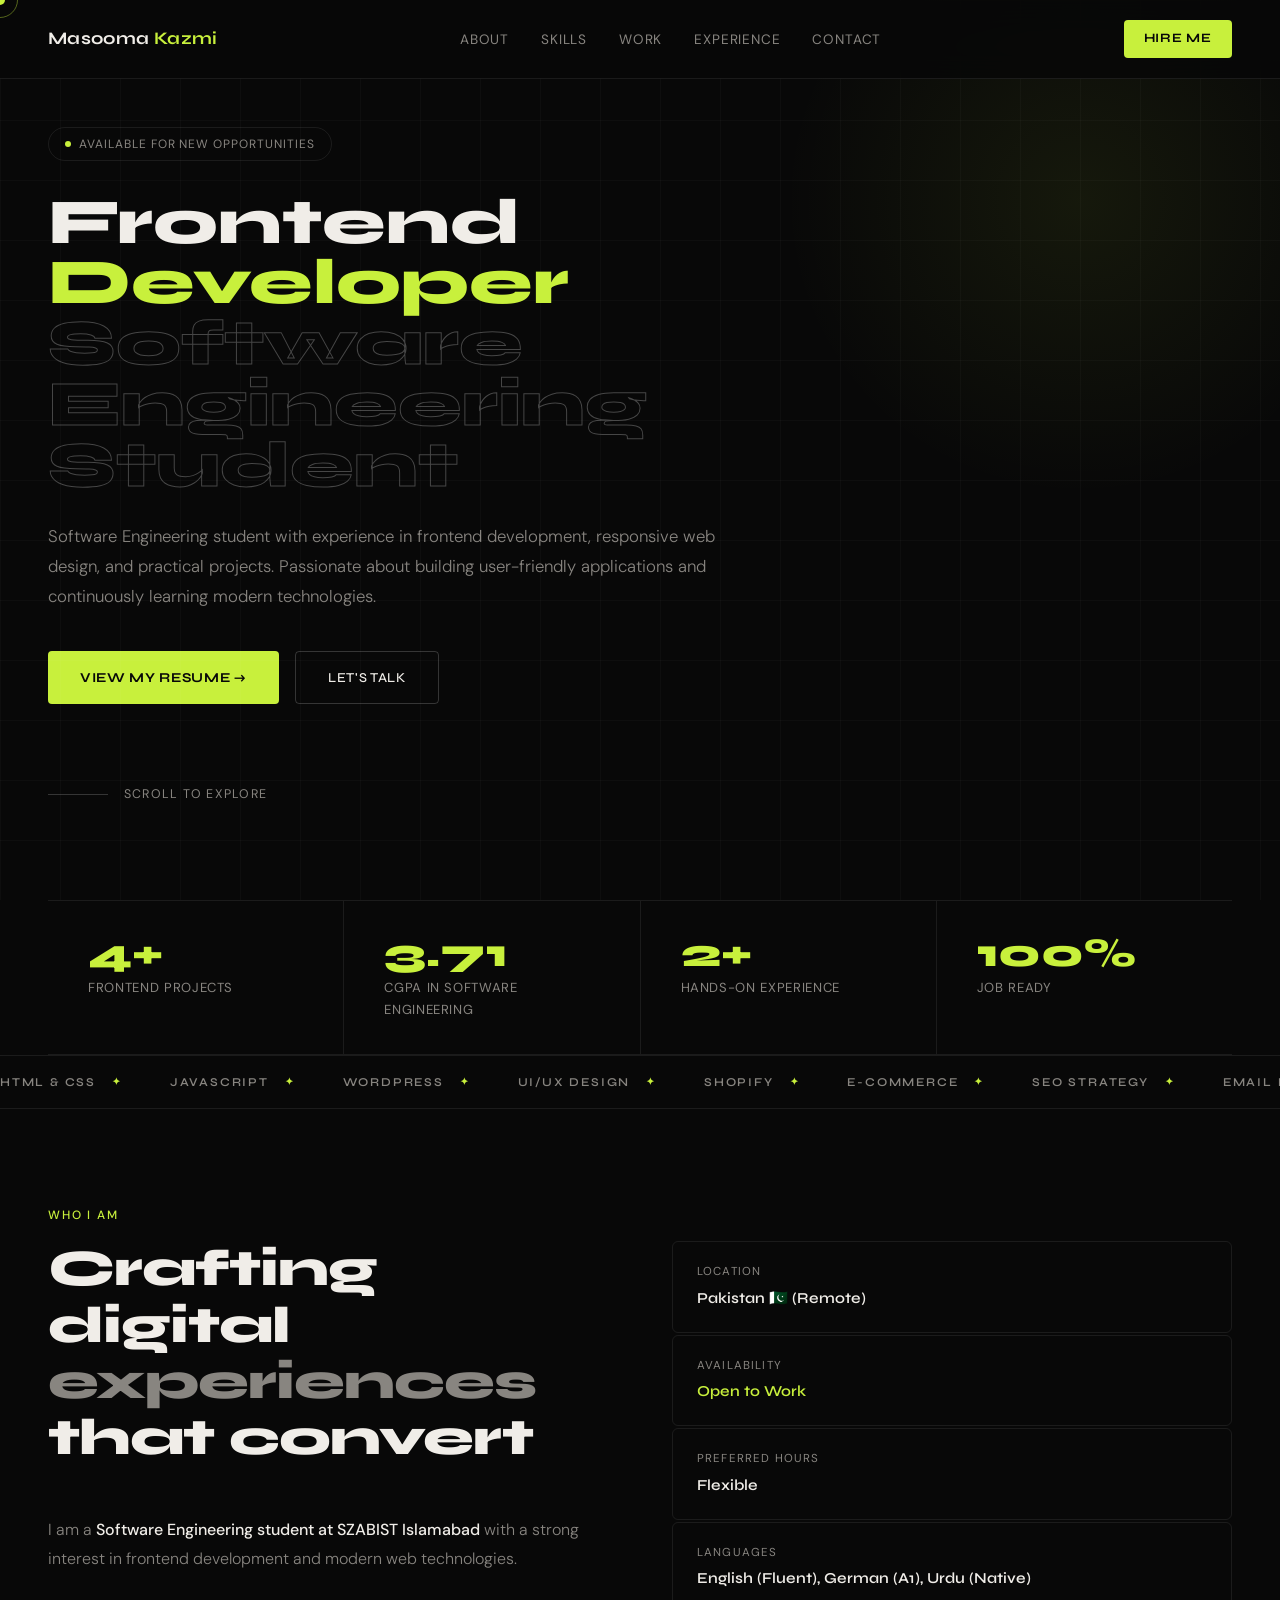
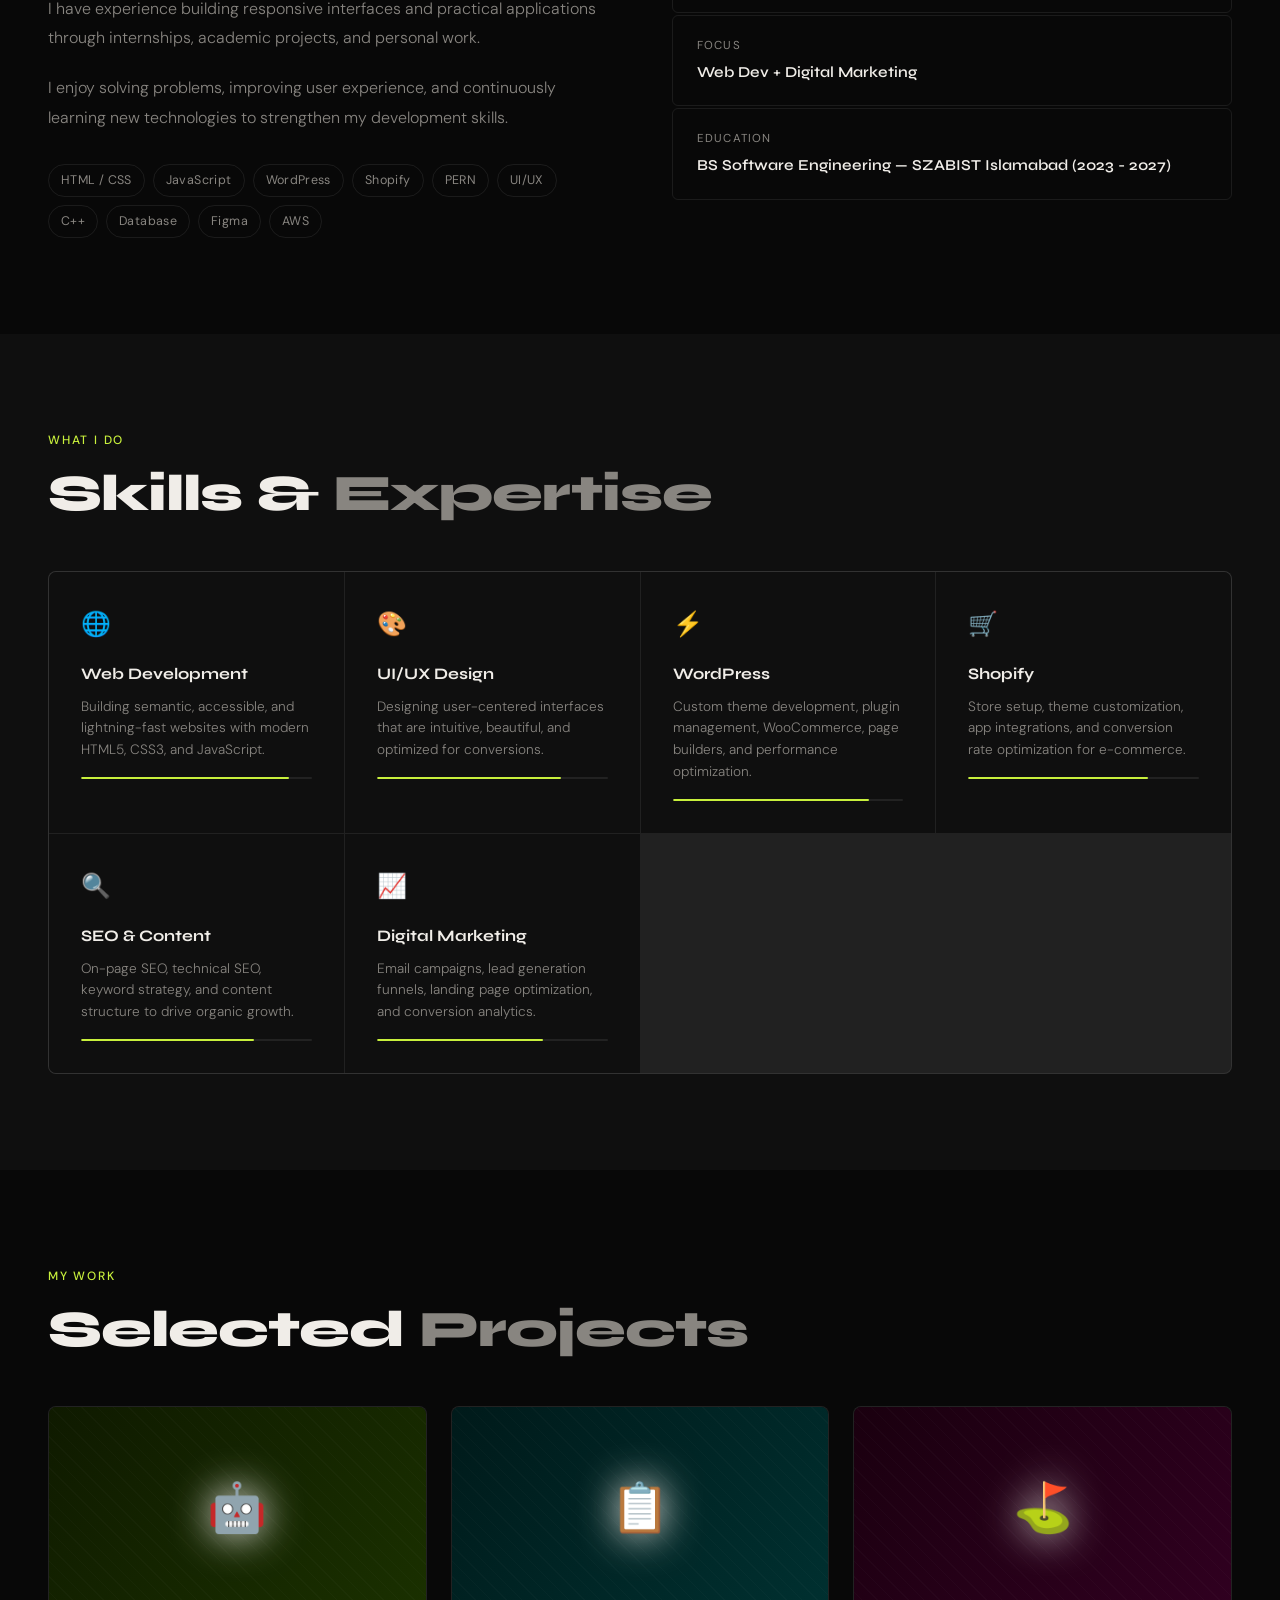
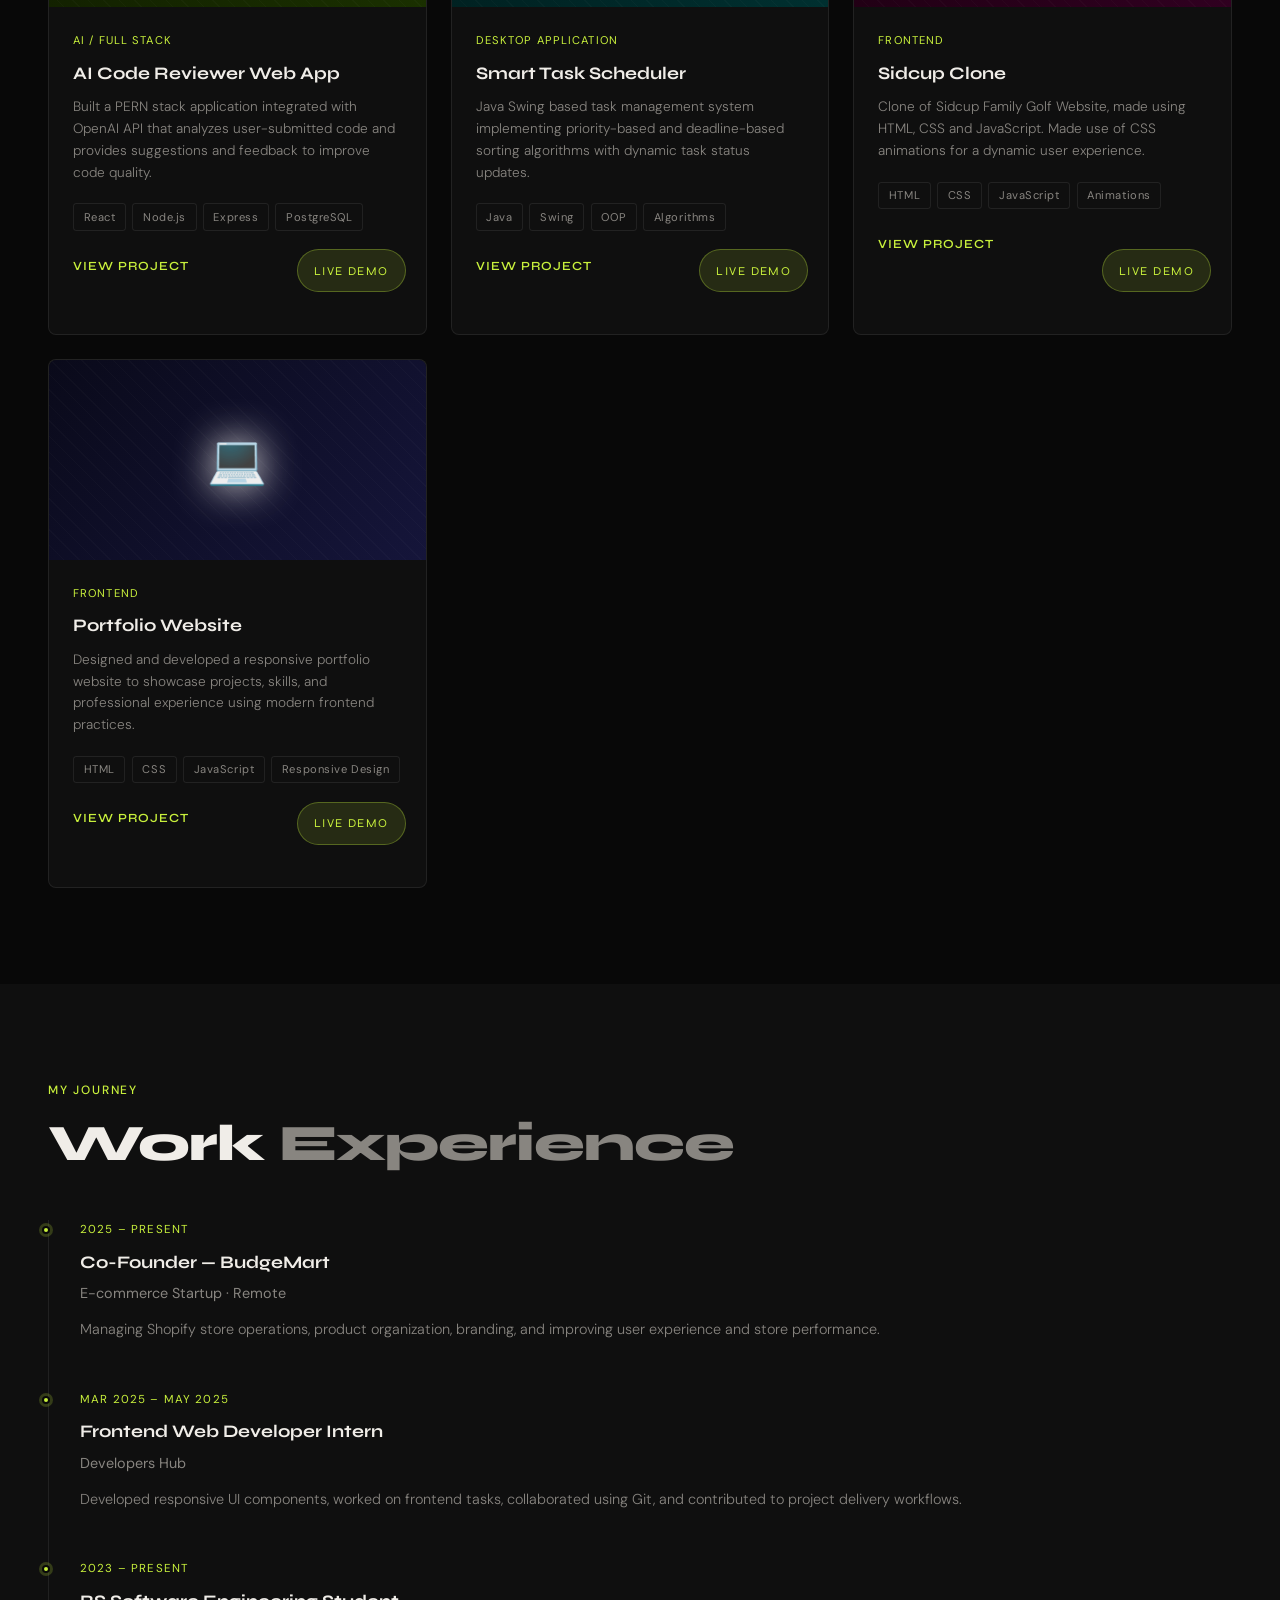
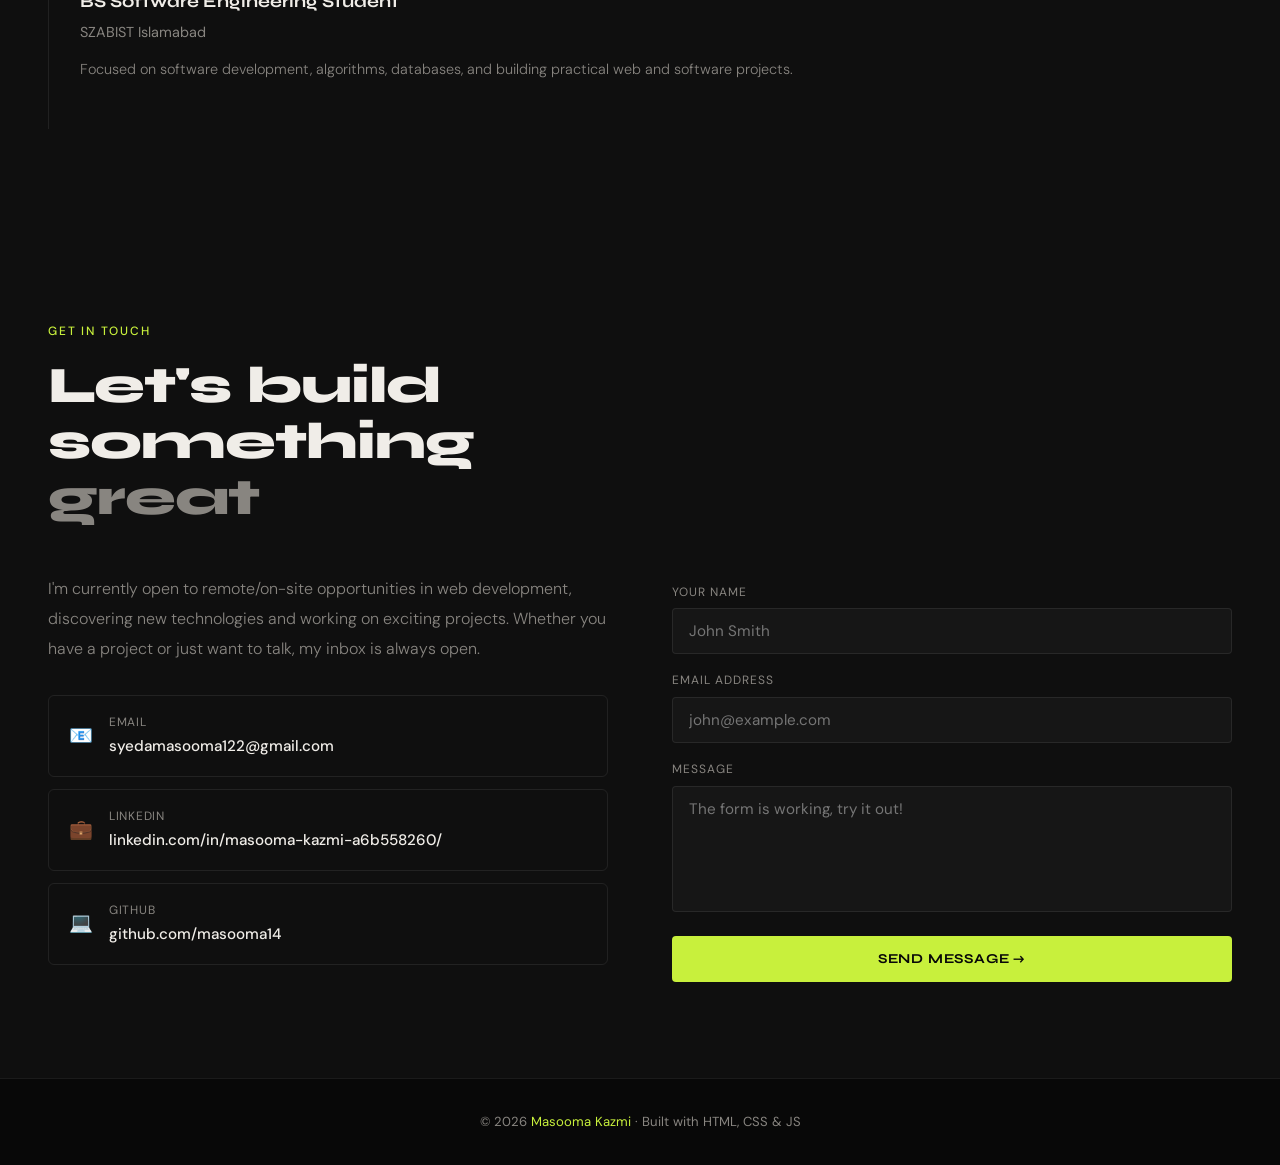
<file: index.html>
<!DOCTYPE html>

<html lang="en">
<head>
<meta charset="utf-8"/>
<meta content="width=device-width, initial-scale=1.0" name="viewport"/>
<title>Portfolio — Masooma Kazmi</title>
<link href="https://fonts.googleapis.com/css2?family=Syne:wght@400;500;600;700;800&amp;family=DM+Sans:ital,wght@0,300;0,400;0,500;1,300&amp;display=swap" rel="stylesheet"/>
<link rel="stylesheet" href="style.css"/>
</head>
<body>
<!-- Custom cursor -->
<div class="cursor" id="cursor"></div>
<div class="cursor-ring" id="cursorRing"></div>
<!-- Nav -->
<nav>
<a class="nav-logo" href="#">Masooma<span> Kazmi</span></a>
<ul class="nav-links">
<li><a href="#about">About</a></li>
<li><a href="#skills">Skills</a></li>
<li><a href="#projects">Work</a></li>
<li><a href="#experience">Experience</a></li>
<li><a href="#contact">Contact</a></li>
</ul>
<a class="nav-cta" href="https://mail.google.com/mail/?view=cm&fs=1&to=syedamasooma122@gmail.com" target="_blank">
Hire Me</a>
<button aria-label="Open menu" class="hamburger" id="hamburger">
<span></span><span></span><span></span>
</button>
</nav>
<!-- Mobile Menu -->
<div class="mobile-menu" id="mobileMenu">
<button class="close-menu" id="closeMenu">✕</button>
<a class="mobile-link" href="#about">About</a>
<a class="mobile-link" href="#skills">Skills</a>
<a class="mobile-link" href="#projects">Work</a>
<a class="mobile-link" href="#experience">Experience</a>
<a class="mobile-link" href="#contact">Contact</a>
</div>
<!-- Hero -->
<section class="hero" id="home">
<div class="hero-grid"></div>
<div class="hero-glow"></div>
<div class="hero-tag">
<span></span>
    Available for new opportunities
  </div>
<h1>
    Frontend<br/>
<em>Developer</em>
<span class="outline">Software Engineering Student</span>
</h1>
<p class="hero-sub">
    Software Engineering student with experience in frontend development, responsive web design, and practical projects. Passionate about building user-friendly applications and continuously learning modern technologies.
  </p>
<div class="hero-actions">
<a class="btn-primary" href="https://drive.google.com/file/d/1STGHfHLxqDuJ--aMWk59BJTOoLQ8I3Zp/view?usp=drive_link" target="_blank">View My Resume →</a>
<a class="btn-outline" href="#contact">Let's Talk</a>
</div>
<div class="hero-scroll">
<div class="scroll-line"></div>
    Scroll to explore
  </div>
</section>
<!-- Stats -->
<div class="stats">
<div class="stat fade-up">
<div class="stat-num">4+</div>
<div class="stat-label">Frontend Projects</div>
</div>
<div class="stat fade-up">
<div class="stat-num">3.71</div>
<div class="stat-label">CGPA in Software Engineering</div>
</div>
<div class="stat fade-up">
<div class="stat-num">2+</div>
<div class="stat-label">Hands-on Experience</div>
</div>
<div class="stat fade-up">
<div class="stat-num">100%</div>
<div class="stat-label">Job Ready</div>
</div>
</div>
<!-- Marquee -->
<div class="marquee-wrap">
<div class="marquee-track">
<div class="marquee-item">HTML &amp; CSS</div>
<div class="marquee-item">JavaScript</div>
<div class="marquee-item">WordPress</div>
<div class="marquee-item">UI/UX Design</div>
<div class="marquee-item">Shopify</div>
<div class="marquee-item">E-commerce</div>
<div class="marquee-item">SEO Strategy</div>
<div class="marquee-item">Email Marketing</div>
<div class="marquee-item">Lead Generation</div>
<div class="marquee-item">Responsive Design</div>
<div class="marquee-item">HTML &amp; CSS</div>
<div class="marquee-item">JavaScript</div>
<div class="marquee-item">WordPress</div>
<div class="marquee-item">Shopify</div>
<div class="marquee-item">E-commerce</div>
<div class="marquee-item">UI/UX Design</div>
<div class="marquee-item">SEO Strategy</div>
<div class="marquee-item">Email Marketing</div>
<div class="marquee-item">Lead Generation</div>
<div class="marquee-item">Responsive Design</div>
</div>
</div>
<!-- About -->
<section id="about">
<div class="section-label">Who I Am</div>
<div class="about-grid">
<div class="about-text fade-up">
<div class="section-title">Crafting digital <span class="dim">experiences</span> that convert</div>
<p>I am a <strong>Software Engineering student at SZABIST Islamabad</strong> with a strong interest in frontend development and modern web technologies.</p><p>I have experience building responsive interfaces and practical applications through internships, academic projects, and personal work.</p><p>I enjoy solving problems, improving user experience, and continuously learning new technologies to strengthen my development skills.</p>
<div class="about-tags">
<span class="tag">HTML / CSS</span>
<span class="tag">JavaScript</span>
<span class="tag">WordPress</span>
<span class="tag">Shopify</span>
<span class="tag">PERN</span>
<span class="tag">UI/UX</span>
<span class="tag">C++</span>
<span class="tag">Database</span>
<span class="tag">Figma</span>
<span class="tag">AWS</span>
</div>
</div>
<div class="about-sidebar fade-up">
<div class="about-item">
<div class="about-item-label">Location</div>
<div class="about-item-val">Pakistan 🇵🇰 (Remote)</div>
</div>
<div class="about-item">
<div class="about-item-label">Availability</div>
<div class="about-item-val" style="color:var(--accent);">Open to Work</div>
</div>
<div class="about-item">
<div class="about-item-label">Preferred Hours</div>
<div class="about-item-val">Flexible</div>
</div>
<div class="about-item">
<div class="about-item-label">Languages</div>
<div class="about-item-val">English (Fluent), German (A1), Urdu (Native)</div>
</div>
<div class="about-item">
<div class="about-item-label">Focus</div>
<div class="about-item-val">Web Dev + Digital Marketing</div>
</div>
<div class="about-item">
<div class="about-item-label">Education</div>
<div class="about-item-val">BS Software Engineering — SZABIST Islamabad (2023 - 2027)</div>
</div>
</div>
</div>
</section>
<!-- Skills -->
<section class="skills-bg" id="skills">
<div class="section-label">What I Do</div>
<div class="section-title fade-up">Skills &amp; <span class="dim">Expertise</span></div>
<div class="skills-grid">
<div class="skill-card fade-up">
<div class="skill-icon">🌐</div>
<div class="skill-name">Web Development</div>
<div class="skill-desc">Building semantic, accessible, and lightning-fast websites with modern HTML5, CSS3, and JavaScript.</div>
<div class="skill-bar"><div class="skill-fill" data-width="90"></div></div>
</div>
<div class="skill-card fade-up">
<div class="skill-icon">🎨</div>
<div class="skill-name">UI/UX Design</div>
<div class="skill-desc">Designing user-centered interfaces that are intuitive, beautiful, and optimized for conversions.</div>
<div class="skill-bar"><div class="skill-fill" data-width="80"></div></div>
</div>
<div class="skill-card fade-up">
<div class="skill-icon">⚡</div>
<div class="skill-name">WordPress</div>
<div class="skill-desc">Custom theme development, plugin management, WooCommerce, page builders, and performance optimization.</div>
<div class="skill-bar"><div class="skill-fill" data-width="85"></div></div>
</div>
<div class="skill-card fade-up">
<div class="skill-icon">🛒</div>
<div class="skill-name">Shopify</div>
<div class="skill-desc">Store setup, theme customization, app integrations, and conversion rate optimization for e-commerce.</div>
<div class="skill-bar"><div class="skill-fill" data-width="78"></div></div>
</div>
<div class="skill-card fade-up">
<div class="skill-icon">🔍</div>
<div class="skill-name">SEO &amp; Content</div>
<div class="skill-desc">On-page SEO, technical SEO, keyword strategy, and content structure to drive organic growth.</div>
<div class="skill-bar"><div class="skill-fill" data-width="75"></div></div>
</div>
<div class="skill-card fade-up">
<div class="skill-icon">📈</div>
<div class="skill-name">Digital Marketing</div>
<div class="skill-desc">Email campaigns, lead generation funnels, landing page optimization, and conversion analytics.</div>
<div class="skill-bar"><div class="skill-fill" data-width="72"></div></div>
</div>
</div>
</section>
<!-- Projects -->
<section id="projects">
<div class="section-label">My Work</div>
<div class="section-title fade-up">Selected <span class="dim">Projects</span></div>
<div class="projects-grid">
<div class="project-card fade-up">
<div class="project-thumb project-thumb-1">
<div class="project-thumb-pattern"></div>
<div class="project-thumb-icon">🤖</div>
</div>
<div class="project-body">
<div class="project-cat">AI / Full Stack</div>
<div class="project-name">AI Code Reviewer Web App</div>
<div class="project-desc">Built a PERN stack application integrated with OpenAI API that analyzes user-submitted code and provides suggestions and feedback to improve code quality.</div>
<div class="project-techs">
<span class="tech-pill">React</span>
<span class="tech-pill">Node.js</span>
<span class="tech-pill">Express</span>
<span class="tech-pill">PostgreSQL</span>
</div>
<a class="project-link" href="https://github.com/masooma14/code-reviewer.git" target="_blank">View Project</a>
<a class="project-live-demo" href="https://code-reviewer-delta-ten.vercel.app/" target="_blank">Live Demo</a>

</div>
</div>
<div class="project-card fade-up">
<div class="project-thumb project-thumb-2">
<div class="project-thumb-pattern"></div>
<div class="project-thumb-icon">📋</div>
</div>
<div class="project-body">
<div class="project-cat">Desktop Application</div>
<div class="project-name">Smart Task Scheduler</div>
<div class="project-desc">Java Swing based task management system implementing priority-based and deadline-based sorting algorithms with dynamic task status updates.</div>
<div class="project-techs">
<span class="tech-pill">Java</span>
<span class="tech-pill">Swing</span>
<span class="tech-pill">OOP</span>
<span class="tech-pill">Algorithms</span>
</div>
<a class="project-link" href="https://github.com/masooma14/Smart-Task-Manager.git" target="_blank">View Project</a>
<a class="project-live-demo" href="https://github.com/masooma14/Smart-Task-Manager.git" target="_blank">Live Demo</a>
</div>
</div>
<div class="project-card fade-up">
<div class="project-thumb project-thumb-3">
<div class="project-thumb-pattern"></div>
<div class="project-thumb-icon">⛳</div>
</div>
<div class="project-body">
<div class="project-cat">FrontEnd</div>
<div class="project-name">Sidcup Clone</div>
<div class="project-desc">Clone of Sidcup Family Golf Website, made using HTML, CSS and JavaScript. Made use of CSS animations for a dynamic user experience.</div>
<div class="project-techs">
<span class="tech-pill">HTML</span>
<span class="tech-pill">CSS</span>
<span class="tech-pill">JavaScript</span>
<span class="tech-pill">Animations</span>

</div>
<a class="project-link" href="https://github.com/masooma14/Sidcup-website.git" target="_blank">View Project</a>
<a class="project-live-demo" href="https://masooma14.github.io/Sidcup-website/" target="_blank">Live Demo</a>
</div>
</div>
<div class="project-card fade-up">
<div class="project-thumb project-thumb-4">
<div class="project-thumb-pattern"></div>
<div class="project-thumb-icon">💻</div>
</div>
<div class="project-body">
<div class="project-cat">Frontend</div>
<div class="project-name">Portfolio Website</div>
<div class="project-desc">Designed and developed a responsive portfolio website to showcase projects, skills, and professional experience using modern frontend practices.</div>
<div class="project-techs">
<span class="tech-pill">HTML</span>
<span class="tech-pill">CSS</span>
<span class="tech-pill">JavaScript</span>
<span class="tech-pill">Responsive Design</span>
</div>
<a class="project-link" href="https://github.com/masooma14/Portfolio-Website-New.git" target="_blank">View Project</a>
<a class="project-live-demo" href="#">Live Demo</a>
</div>
</div>
</div>
</section>
<!-- Experience -->
<section class="skills-bg" id="experience">
<div class="section-label">My Journey</div>
<div class="section-title fade-up">Work <span class="dim">Experience</span></div>
<div class="timeline fade-up">
<div class="timeline-item">
<div class="timeline-year">2025 – Present</div>
<div class="timeline-role">Co-Founder — BudgeMart</div>
<div class="timeline-company">E-commerce Startup · Remote</div>
<div class="timeline-desc">Managing Shopify store operations, product organization, branding, and improving user experience and store performance.</div>
</div>
<div class="timeline-item">
<div class="timeline-year">Mar 2025 – May 2025</div>
<div class="timeline-role">Frontend Web Developer Intern</div>
<div class="timeline-company">Developers Hub</div>
<div class="timeline-desc">Developed responsive UI components, worked on frontend tasks, collaborated using Git, and contributed to project delivery workflows.</div>
</div>
<div class="timeline-item">
<div class="timeline-year">2023 – Present</div>
<div class="timeline-role">BS Software Engineering Student</div>
<div class="timeline-company">SZABIST Islamabad</div>
<div class="timeline-desc">Focused on software development, algorithms, databases, and building practical web and software projects.</div>
</div>
</div>
</section>
<!-- Contact -->
<section class="contact-bg" id="contact">
<div class="section-label">Get In Touch</div>
<div class="contact-grid">
<div class="contact-text fade-up">
<div class="section-title">Let's build something <span class="dim">great</span></div>
<p>I'm currently open to remote/on-site opportunities in web development, discovering new technologies and working on exciting projects. Whether you have a project or just want to talk, my inbox is always open.</p>
<div class="contact-links">
<a class="contact-link" href="https://mail.google.com/mail/?view=cm&fs=1&to=syedamasooma122@gmail.com" target="_blank"><span class="contact-link-icon">📧</span>
<div>
<div class="contact-link-label">Email</div>
<div class="contact-link-val">syedamasooma122@gmail.com</div>
</div>
</a>
<a class="contact-link" href="https://www.linkedin.com/in/masooma-kazmi-a6b558260/" target="_blank">
<span class="contact-link-icon">💼</span>
<div>
<div class="contact-link-label">LinkedIn</div>
<div class="contact-link-val">linkedin.com/in/masooma-kazmi-a6b558260/</div>
</div>
</a>
<a class="contact-link" href="https://github.com/masooma14" target="_blank">
<span class="contact-link-icon">💻</span>
<div>
<div class="contact-link-label">GitHub</div>
<div class="contact-link-val">github.com/masooma14</div>
</div>
</a>
</div>
</div>
<div class="fade-up">
<form class="contact-form" action="https://formspree.io/f/xqeopblb" method="POST">
<div class="form-group">
<label>Your Name</label>
<input name="name" placeholder="John Smith" type="text" required/>
</div>
<div class="form-group">
<label>Email Address</label>
<input name="email" placeholder="john@example.com" type="email" required/>
</div>
<div class="form-group">
<label>Message</label>
<textarea name="message" placeholder="The form is working, try it out!" rows="5" required></textarea>
</div>
<button class="form-submit" type="submit">Send Message →</button>
</form>
</div>
</div>
</section>
<!-- Footer -->
<footer>
<p>© 2026 <span class="footer-accent">Masooma Kazmi</span> · Built with HTML, CSS &amp; JS</p>
</footer>
<script src="script.js"></script>
</body>
</html>
</file>
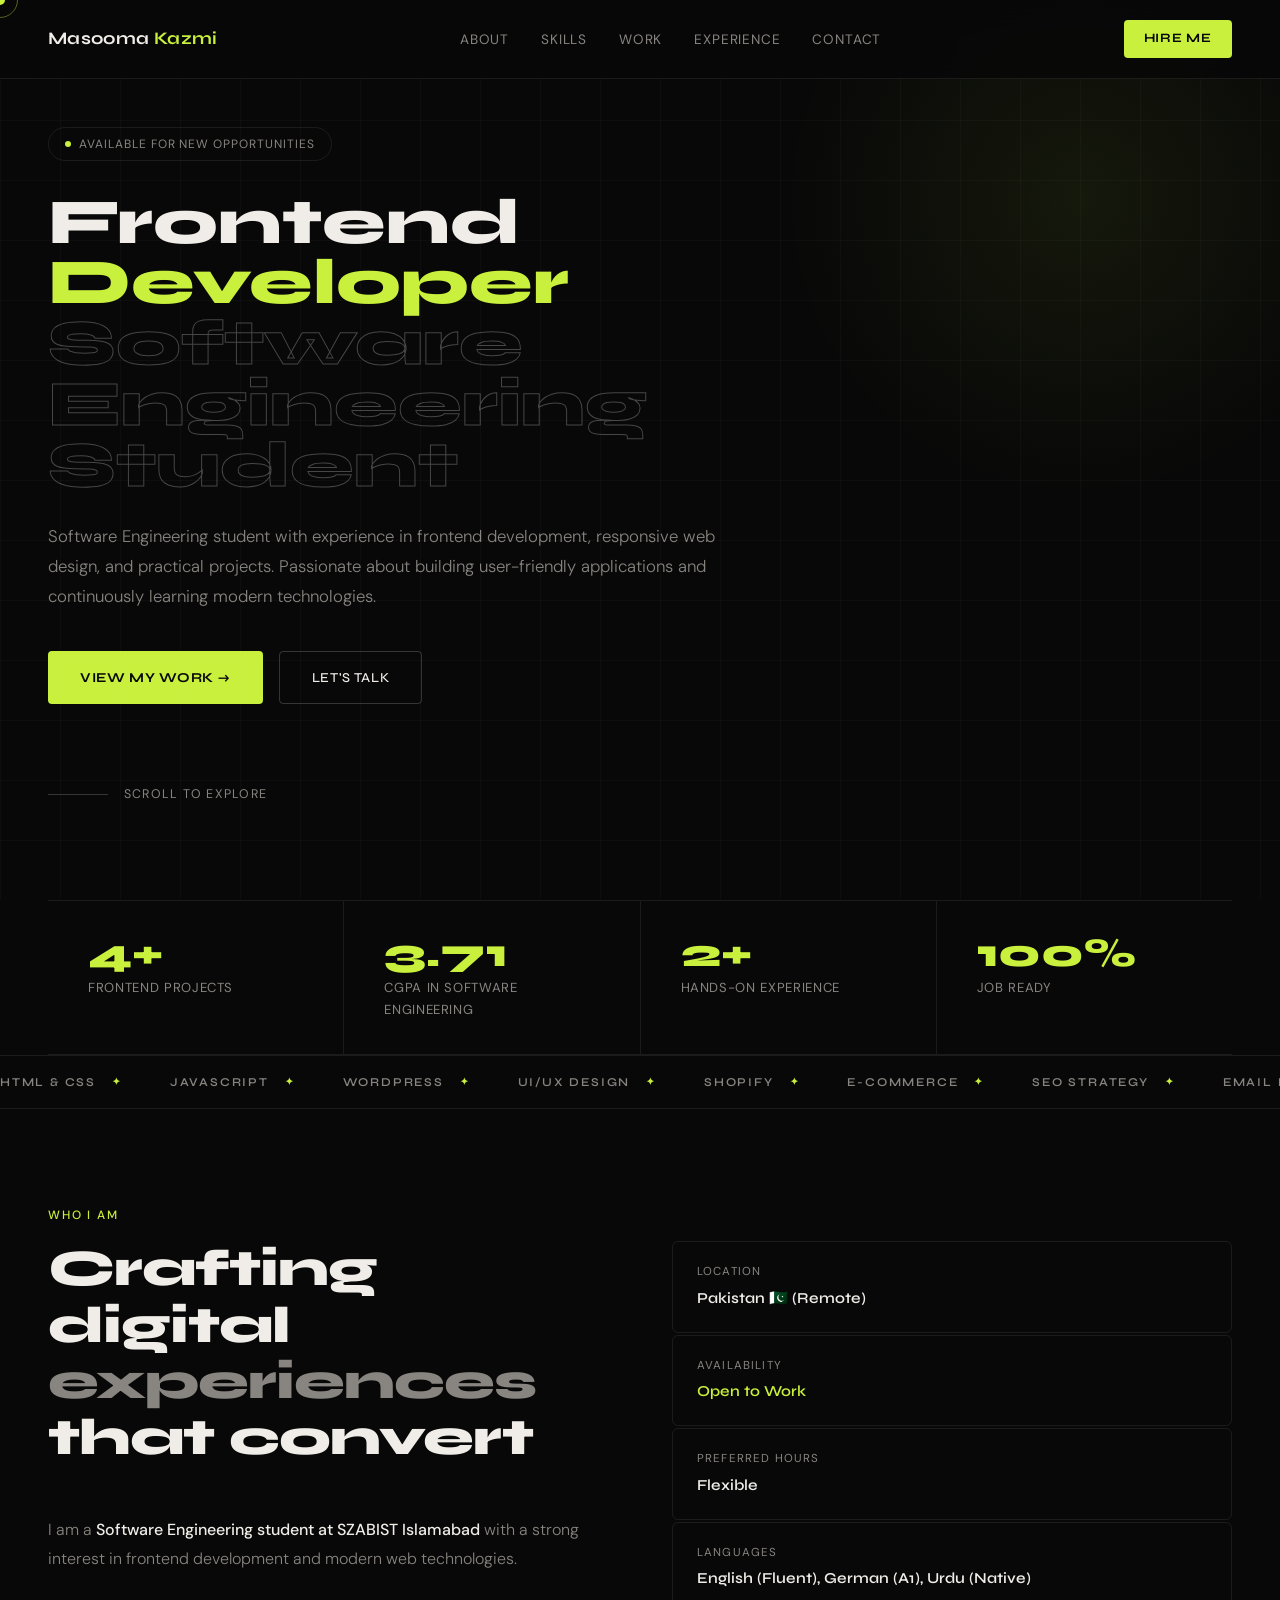
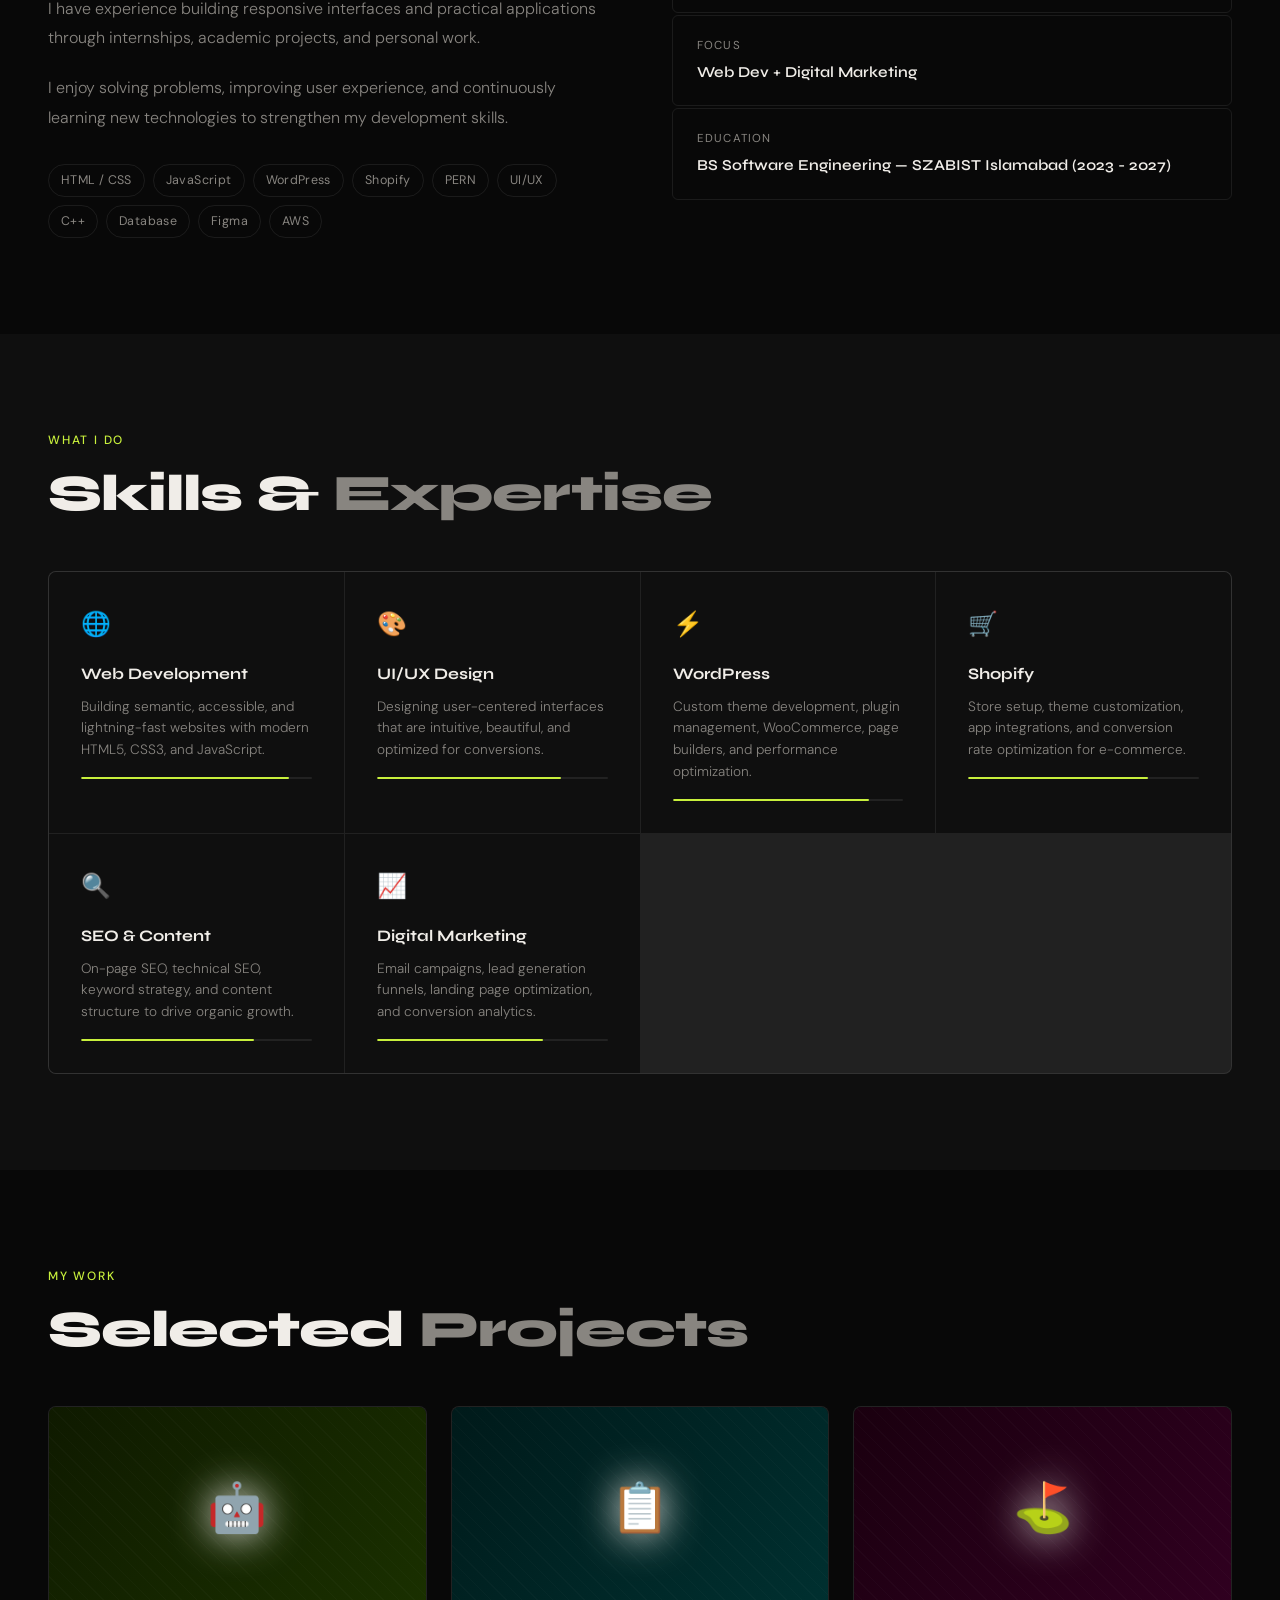
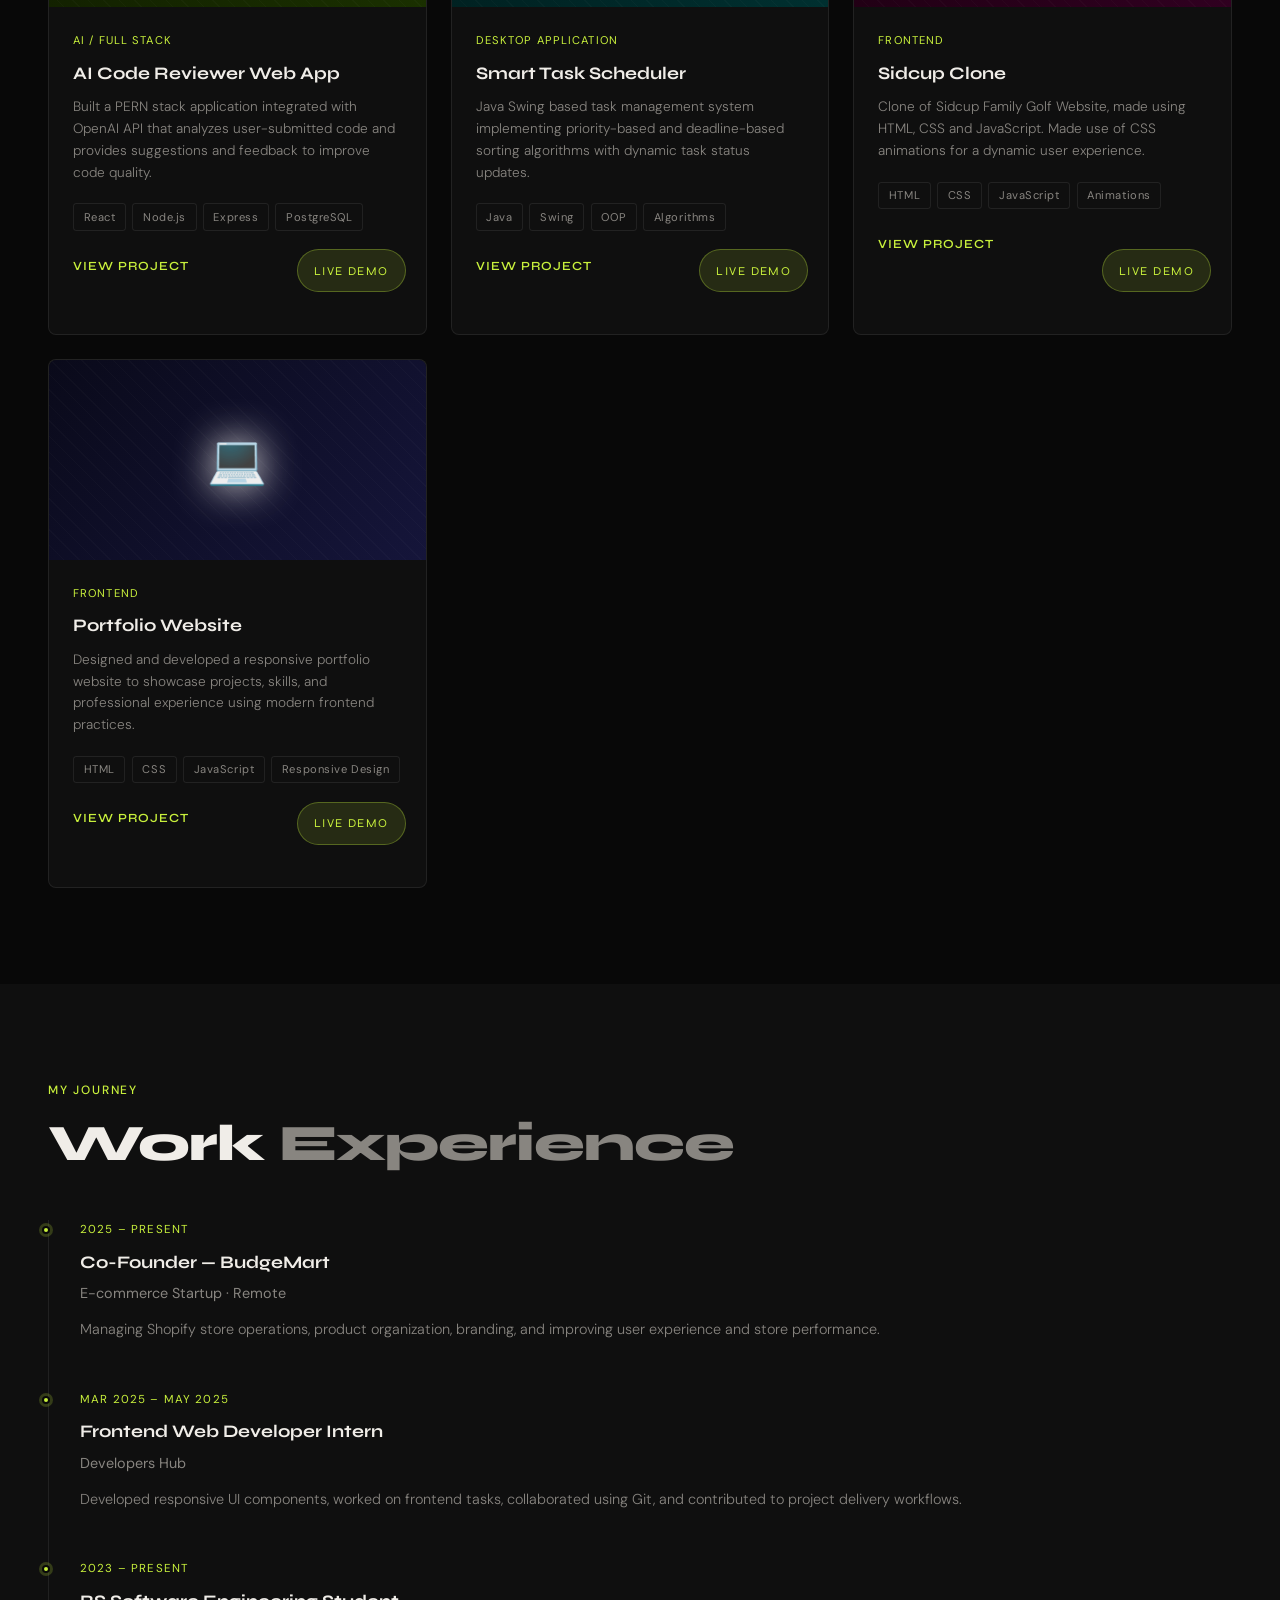
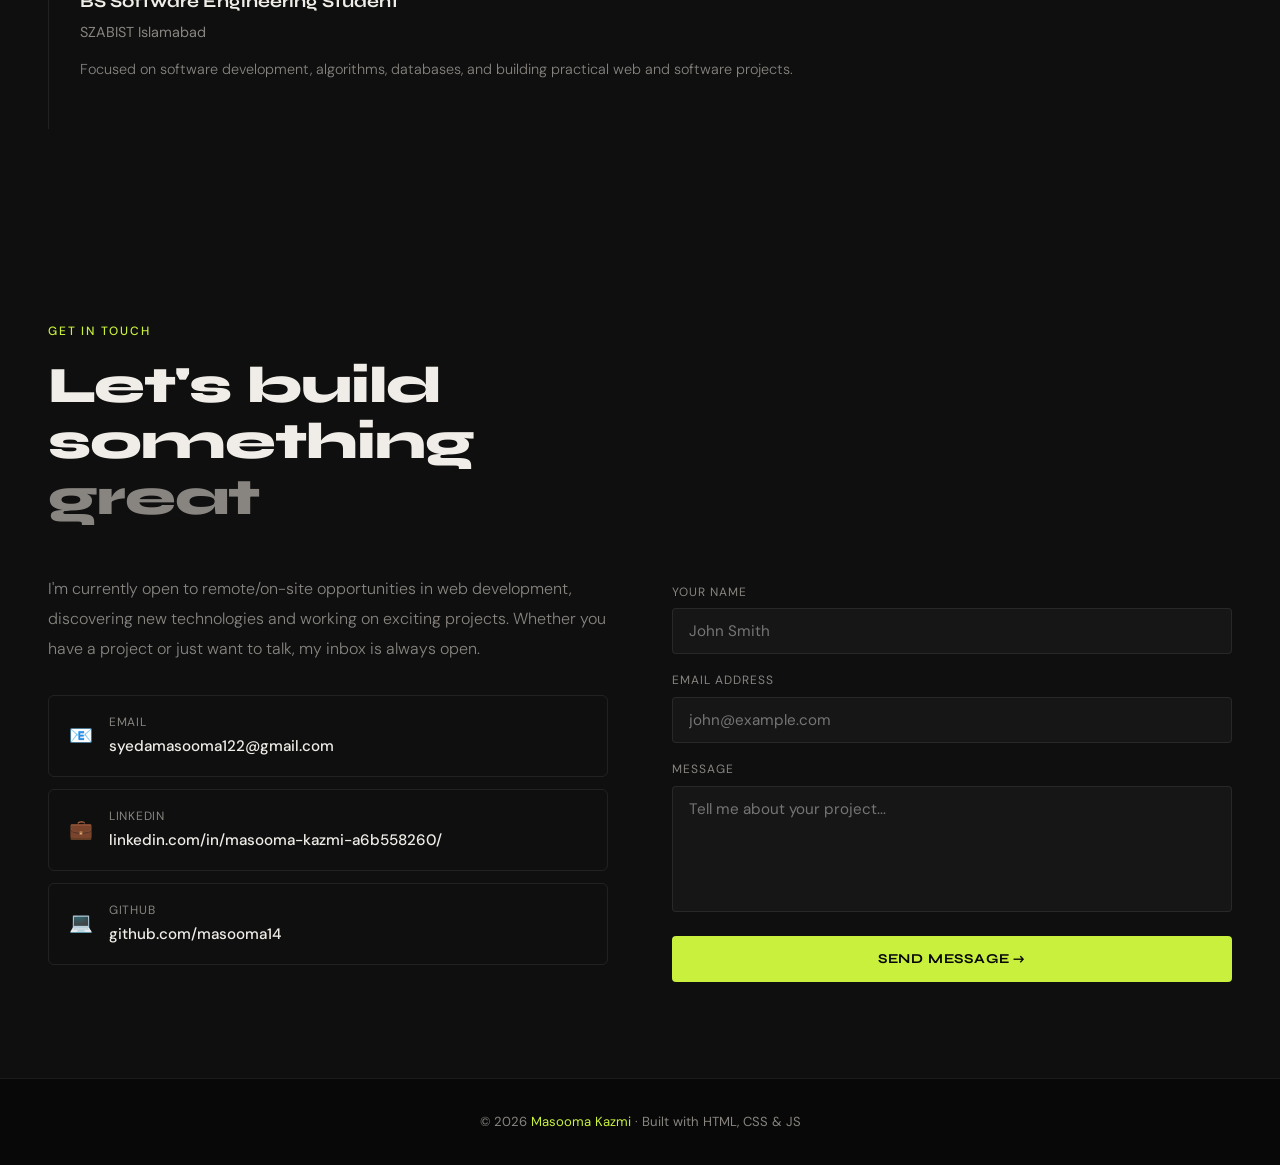
<file: final_polished_portfolio.html>
<!DOCTYPE html>

<html lang="en">
<head>
<meta charset="utf-8"/>
<meta content="width=device-width, initial-scale=1.0" name="viewport"/>
<title>Portfolio — Masooma Kazmi</title>
<link href="https://fonts.googleapis.com/css2?family=Syne:wght@400;500;600;700;800&amp;family=DM+Sans:ital,wght@0,300;0,400;0,500;1,300&amp;display=swap" rel="stylesheet"/>
<link rel="stylesheet" href="style.css"/>
</head>
<body>
<!-- Custom cursor -->
<div class="cursor" id="cursor"></div>
<div class="cursor-ring" id="cursorRing"></div>
<!-- Nav -->
<nav>
<a class="nav-logo" href="#">Masooma<span> Kazmi</span></a>
<ul class="nav-links">
<li><a href="#about">About</a></li>
<li><a href="#skills">Skills</a></li>
<li><a href="#projects">Work</a></li>
<li><a href="#experience">Experience</a></li>
<li><a href="#contact">Contact</a></li>
</ul>
<a class="nav-cta" href="mailto:masooma@example.com">Hire Me</a>
<button aria-label="Open menu" class="hamburger" id="hamburger">
<span></span><span></span><span></span>
</button>
</nav>
<!-- Mobile Menu -->
<div class="mobile-menu" id="mobileMenu">
<button class="close-menu" id="closeMenu">✕</button>
<a class="mobile-link" href="#about">About</a>
<a class="mobile-link" href="#skills">Skills</a>
<a class="mobile-link" href="#projects">Work</a>
<a class="mobile-link" href="#experience">Experience</a>
<a class="mobile-link" href="#contact">Contact</a>
</div>
<!-- Hero -->
<section class="hero" id="home">
<div class="hero-grid"></div>
<div class="hero-glow"></div>
<div class="hero-tag">
<span></span>
    Available for new opportunities
  </div>
<h1>
    Frontend<br/>
<em>Developer</em>
<span class="outline">Software Engineering Student</span>
</h1>
<p class="hero-sub">
    Software Engineering student with experience in frontend development, responsive web design, and practical projects. Passionate about building user-friendly applications and continuously learning modern technologies.
  </p>
<div class="hero-actions">
<a class="btn-primary" href="#projects">View My Work →</a>
<a class="btn-outline" href="#contact">Let's Talk</a>
</div>
<div class="hero-scroll">
<div class="scroll-line"></div>
    Scroll to explore
  </div>
</section>
<!-- Stats -->
<div class="stats">
<div class="stat fade-up">
<div class="stat-num">4+</div>
<div class="stat-label">Frontend Projects</div>
</div>
<div class="stat fade-up">
<div class="stat-num">3.71</div>
<div class="stat-label">CGPA in Software Engineering</div>
</div>
<div class="stat fade-up">
<div class="stat-num">2+</div>
<div class="stat-label">Hands-on Experience</div>
</div>
<div class="stat fade-up">
<div class="stat-num">100%</div>
<div class="stat-label">Job Ready</div>
</div>
</div>
<!-- Marquee -->
<div class="marquee-wrap">
<div class="marquee-track">
<div class="marquee-item">HTML &amp; CSS</div>
<div class="marquee-item">JavaScript</div>
<div class="marquee-item">WordPress</div>
<div class="marquee-item">UI/UX Design</div>
<div class="marquee-item">Shopify</div>
<div class="marquee-item">E-commerce</div>
<div class="marquee-item">SEO Strategy</div>
<div class="marquee-item">Email Marketing</div>
<div class="marquee-item">Lead Generation</div>
<div class="marquee-item">Responsive Design</div>
<div class="marquee-item">HTML &amp; CSS</div>
<div class="marquee-item">JavaScript</div>
<div class="marquee-item">WordPress</div>
<div class="marquee-item">Shopify</div>
<div class="marquee-item">E-commerce</div>
<div class="marquee-item">UI/UX Design</div>
<div class="marquee-item">SEO Strategy</div>
<div class="marquee-item">Email Marketing</div>
<div class="marquee-item">Lead Generation</div>
<div class="marquee-item">Responsive Design</div>
</div>
</div>
<!-- About -->
<section id="about">
<div class="section-label">Who I Am</div>
<div class="about-grid">
<div class="about-text fade-up">
<div class="section-title">Crafting digital <span class="dim">experiences</span> that convert</div>
<p>I am a <strong>Software Engineering student at SZABIST Islamabad</strong> with a strong interest in frontend development and modern web technologies.</p><p>I have experience building responsive interfaces and practical applications through internships, academic projects, and personal work.</p><p>I enjoy solving problems, improving user experience, and continuously learning new technologies to strengthen my development skills.</p>
<div class="about-tags">
<span class="tag">HTML / CSS</span>
<span class="tag">JavaScript</span>
<span class="tag">WordPress</span>
<span class="tag">Shopify</span>
<span class="tag">PERN</span>
<span class="tag">UI/UX</span>
<span class="tag">C++</span>
<span class="tag">Database</span>
<span class="tag">Figma</span>
<span class="tag">AWS</span>
</div>
</div>
<div class="about-sidebar fade-up">
<div class="about-item">
<div class="about-item-label">Location</div>
<div class="about-item-val">Pakistan 🇵🇰 (Remote)</div>
</div>
<div class="about-item">
<div class="about-item-label">Availability</div>
<div class="about-item-val" style="color:var(--accent);">Open to Work</div>
</div>
<div class="about-item">
<div class="about-item-label">Preferred Hours</div>
<div class="about-item-val">Flexible</div>
</div>
<div class="about-item">
<div class="about-item-label">Languages</div>
<div class="about-item-val">English (Fluent), German (A1), Urdu (Native)</div>
</div>
<div class="about-item">
<div class="about-item-label">Focus</div>
<div class="about-item-val">Web Dev + Digital Marketing</div>
</div>
<div class="about-item">
<div class="about-item-label">Education</div>
<div class="about-item-val">BS Software Engineering — SZABIST Islamabad (2023 - 2027)</div>
</div>
</div>
</div>
</section>
<!-- Skills -->
<section class="skills-bg" id="skills">
<div class="section-label">What I Do</div>
<div class="section-title fade-up">Skills &amp; <span class="dim">Expertise</span></div>
<div class="skills-grid">
<div class="skill-card fade-up">
<div class="skill-icon">🌐</div>
<div class="skill-name">Web Development</div>
<div class="skill-desc">Building semantic, accessible, and lightning-fast websites with modern HTML5, CSS3, and JavaScript.</div>
<div class="skill-bar"><div class="skill-fill" data-width="90"></div></div>
</div>
<div class="skill-card fade-up">
<div class="skill-icon">🎨</div>
<div class="skill-name">UI/UX Design</div>
<div class="skill-desc">Designing user-centered interfaces that are intuitive, beautiful, and optimized for conversions.</div>
<div class="skill-bar"><div class="skill-fill" data-width="80"></div></div>
</div>
<div class="skill-card fade-up">
<div class="skill-icon">⚡</div>
<div class="skill-name">WordPress</div>
<div class="skill-desc">Custom theme development, plugin management, WooCommerce, page builders, and performance optimization.</div>
<div class="skill-bar"><div class="skill-fill" data-width="85"></div></div>
</div>
<div class="skill-card fade-up">
<div class="skill-icon">🛒</div>
<div class="skill-name">Shopify</div>
<div class="skill-desc">Store setup, theme customization, app integrations, and conversion rate optimization for e-commerce.</div>
<div class="skill-bar"><div class="skill-fill" data-width="78"></div></div>
</div>
<div class="skill-card fade-up">
<div class="skill-icon">🔍</div>
<div class="skill-name">SEO &amp; Content</div>
<div class="skill-desc">On-page SEO, technical SEO, keyword strategy, and content structure to drive organic growth.</div>
<div class="skill-bar"><div class="skill-fill" data-width="75"></div></div>
</div>
<div class="skill-card fade-up">
<div class="skill-icon">📈</div>
<div class="skill-name">Digital Marketing</div>
<div class="skill-desc">Email campaigns, lead generation funnels, landing page optimization, and conversion analytics.</div>
<div class="skill-bar"><div class="skill-fill" data-width="72"></div></div>
</div>
</div>
</section>
<!-- Projects -->
<section id="projects">
<div class="section-label">My Work</div>
<div class="section-title fade-up">Selected <span class="dim">Projects</span></div>
<div class="projects-grid">
<div class="project-card fade-up">
<div class="project-thumb project-thumb-1">
<div class="project-thumb-pattern"></div>
<div class="project-thumb-icon">🤖</div>
</div>
<div class="project-body">
<div class="project-cat">AI / Full Stack</div>
<div class="project-name">AI Code Reviewer Web App</div>
<div class="project-desc">Built a PERN stack application integrated with OpenAI API that analyzes user-submitted code and provides suggestions and feedback to improve code quality.</div>
<div class="project-techs">
<span class="tech-pill">React</span>
<span class="tech-pill">Node.js</span>
<span class="tech-pill">Express</span>
<span class="tech-pill">PostgreSQL</span>
</div>
<a class="project-link" href="https://github.com/masooma14/code-reviewer.git" target="_blank">View Project</a>
<a class="project-live-demo" href="https://code-reviewer-delta-ten.vercel.app/" target="_blank">Live Demo</a>

</div>
</div>
<div class="project-card fade-up">
<div class="project-thumb project-thumb-2">
<div class="project-thumb-pattern"></div>
<div class="project-thumb-icon">📋</div>
</div>
<div class="project-body">
<div class="project-cat">Desktop Application</div>
<div class="project-name">Smart Task Scheduler</div>
<div class="project-desc">Java Swing based task management system implementing priority-based and deadline-based sorting algorithms with dynamic task status updates.</div>
<div class="project-techs">
<span class="tech-pill">Java</span>
<span class="tech-pill">Swing</span>
<span class="tech-pill">OOP</span>
<span class="tech-pill">Algorithms</span>
</div>
<a class="project-link" href="https://github.com/masooma14/Smart-Task-Manager.git" target="_blank">View Project</a>
<a class="project-live-demo" href="https://github.com/masooma14/Smart-Task-Manager.git" target="_blank">Live Demo</a>
</div>
</div>
<div class="project-card fade-up">
<div class="project-thumb project-thumb-3">
<div class="project-thumb-pattern"></div>
<div class="project-thumb-icon">⛳</div>
</div>
<div class="project-body">
<div class="project-cat">FrontEnd</div>
<div class="project-name">Sidcup Clone</div>
<div class="project-desc">Clone of Sidcup Family Golf Website, made using HTML, CSS and JavaScript. Made use of CSS animations for a dynamic user experience.</div>
<div class="project-techs">
<span class="tech-pill">HTML</span>
<span class="tech-pill">CSS</span>
<span class="tech-pill">JavaScript</span>
<span class="tech-pill">Animations</span>

</div>
<a class="project-link" href="https://github.com/masooma14/Sidcup-website.git" target="_blank">View Project</a>
<a class="project-live-demo" href="https://masooma14.github.io/Sidcup-website/" target="_blank">Live Demo</a>
</div>
</div>
<div class="project-card fade-up">
<div class="project-thumb project-thumb-4">
<div class="project-thumb-pattern"></div>
<div class="project-thumb-icon">💻</div>
</div>
<div class="project-body">
<div class="project-cat">Frontend</div>
<div class="project-name">Portfolio Website</div>
<div class="project-desc">Designed and developed a responsive portfolio website to showcase projects, skills, and professional experience using modern frontend practices.</div>
<div class="project-techs">
<span class="tech-pill">HTML</span>
<span class="tech-pill">CSS</span>
<span class="tech-pill">JavaScript</span>
<span class="tech-pill">Responsive Design</span>
</div>
<a class="project-link" href="" target="_blank">View Project</a>
<a class="project-live-demo" href="#">Live Demo</a>
</div>
</div>
</div>
</section>
<!-- Experience -->
<section class="skills-bg" id="experience">
<div class="section-label">My Journey</div>
<div class="section-title fade-up">Work <span class="dim">Experience</span></div>
<div class="timeline fade-up">
<div class="timeline-item">
<div class="timeline-year">2025 – Present</div>
<div class="timeline-role">Co-Founder — BudgeMart</div>
<div class="timeline-company">E-commerce Startup · Remote</div>
<div class="timeline-desc">Managing Shopify store operations, product organization, branding, and improving user experience and store performance.</div>
</div>
<div class="timeline-item">
<div class="timeline-year">Mar 2025 – May 2025</div>
<div class="timeline-role">Frontend Web Developer Intern</div>
<div class="timeline-company">Developers Hub</div>
<div class="timeline-desc">Developed responsive UI components, worked on frontend tasks, collaborated using Git, and contributed to project delivery workflows.</div>
</div>
<div class="timeline-item">
<div class="timeline-year">2023 – Present</div>
<div class="timeline-role">BS Software Engineering Student</div>
<div class="timeline-company">SZABIST Islamabad</div>
<div class="timeline-desc">Focused on software development, algorithms, databases, and building practical web and software projects.</div>
</div>
</div>
</section>
<!-- Contact -->
<section class="contact-bg" id="contact">
<div class="section-label">Get In Touch</div>
<div class="contact-grid">
<div class="contact-text fade-up">
<div class="section-title">Let's build something <span class="dim">great</span></div>
<p>I'm currently open to remote/on-site opportunities in web development, discovering new technologies and working on exciting projects. Whether you have a project or just want to talk, my inbox is always open.</p>
<div class="contact-links">
<a class="contact-link" href="mailto:masooma@example.com">
<span class="contact-link-icon">📧</span>
<div>
<div class="contact-link-label">Email</div>
<div class="contact-link-val">syedamasooma122@gmail.com</div>
</div>
</a>
<a class="contact-link" href="https://www.linkedin.com/in/masooma-kazmi-a6b558260/" target="_blank">
<span class="contact-link-icon">💼</span>
<div>
<div class="contact-link-label">LinkedIn</div>
<div class="contact-link-val">linkedin.com/in/masooma-kazmi-a6b558260/</div>
</div>
</a>
<a class="contact-link" href="https://github.com/masooma14" target="_blank">
<span class="contact-link-icon">💻</span>
<div>
<div class="contact-link-label">GitHub</div>
<div class="contact-link-val">github.com/masooma14</div>
</div>
</a>
</div>
</div>
<div class="fade-up">
<div class="contact-form">
<div class="form-group">
<label>Your Name</label>
<input placeholder="John Smith" type="text"/>
</div>
<div class="form-group">
<label>Email Address</label>
<input placeholder="john@example.com" type="email"/>
</div>
<div class="form-group">
<label>Message</label>
<textarea placeholder="Tell me about your project..." rows="5"></textarea>
</div>
<button class="form-submit" onclick="handleSubmit(this)">Send Message →</button>
</div>
</div>
</div>
</section>
<!-- Footer -->
<footer>
<p>© 2026 <span class="footer-accent">Masooma Kazmi</span> · Built with HTML, CSS &amp; JS</p>
</footer>
<script src="script.js"></script>
</body>
</html>
</file>
<file: style.css>
*, *::before, *::after { margin: 0; padding: 0; box-sizing: border-box; }

  :root {
    --bg: #080808;
    --bg2: #0f0f0f;
    --bg3: #161616;
    --border: rgba(255,255,255,0.08);
    --border-hover: rgba(255,255,255,0.18);
    --text: #f0ede8;
    --muted: #888580;
    --accent: #c8f03c;
    --accent2: #3cffc8;
    --accent3: #f03c8c;
    --font-head: 'Syne', sans-serif;
    --font-body: 'DM Sans', sans-serif;
  }

  html { scroll-behavior: smooth; }

  body {
    background: var(--bg);
    color: var(--text);
    font-family: var(--font-body);
    font-size: 16px;
    line-height: 1.7;
    overflow-x: hidden;
    cursor: none;
  }

  /* Custom cursor */
  .cursor {
    width: 10px; height: 10px;
    background: var(--accent);
    border-radius: 50%;
    position: fixed;
    top: 0; left: 0;
    pointer-events: none;
    z-index: 9999;
    transition: transform 0.1s ease;
  }
  .cursor-ring {
    width: 36px; height: 36px;
    border: 1px solid rgba(200,240,60,0.4);
    border-radius: 50%;
    position: fixed;
    top: 0; left: 0;
    pointer-events: none;
    z-index: 9998;
    transition: transform 0.12s ease, width 0.2s, height 0.2s, border-color 0.2s;
  }

  /* Nav */
  nav {
    position: fixed; top: 0; left: 0; right: 0;
    z-index: 100;
    display: flex; align-items: center; justify-content: space-between;
    padding: 1.25rem 3rem;
    border-bottom: 1px solid var(--border);
    background: rgba(8,8,8,0.85);
    backdrop-filter: blur(16px);
  }
  .nav-logo {
    font-family: var(--font-head);
    font-size: 1.1rem;
    font-weight: 700;
    letter-spacing: 0.02em;
    color: var(--text);
    text-decoration: none;
  }
  .nav-logo span { color: var(--accent); }
  .nav-links { display: flex; gap: 2rem; list-style: none; }
  .nav-links a {
    color: var(--muted);
    text-decoration: none;
    font-size: 0.85rem;
    font-weight: 400;
    letter-spacing: 0.06em;
    text-transform: uppercase;
    transition: color 0.2s;
  }
  .nav-links a:hover { color: var(--text); }
  .nav-cta {
    background: var(--accent);
    color: #080808;
    font-family: var(--font-head);
    font-weight: 700;
    font-size: 0.8rem;
    letter-spacing: 0.06em;
    text-transform: uppercase;
    padding: 0.5rem 1.25rem;
    border-radius: 4px;
    text-decoration: none;
    transition: opacity 0.2s, transform 0.2s;
  }
  .nav-cta:hover { opacity: 0.85; transform: translateY(-1px); }

  /* Hamburger */
  .hamburger {
    display: none;
    flex-direction: column;
    gap: 5px;
    background: none;
    border: none;
    cursor: none;
    padding: 4px;
  }
  .hamburger span {
    display: block; width: 24px; height: 1.5px;
    background: var(--text);
    transition: all 0.3s;
  }
  .mobile-menu {
    display: none;
    position: fixed;
    top: 0; left: 0; right: 0; bottom: 0;
    background: var(--bg);
    z-index: 99;
    flex-direction: column;
    align-items: center;
    justify-content: center;
    gap: 2rem;
  }
  .mobile-menu.open { display: flex; }
  .mobile-menu a {
    font-family: var(--font-head);
    font-size: 2rem;
    font-weight: 700;
    color: var(--text);
    text-decoration: none;
  }
  .mobile-menu a:hover { color: var(--accent); }
  .close-menu {
    position: absolute; top: 1.5rem; right: 2rem;
    background: none; border: none;
    color: var(--text); font-size: 2rem; cursor: none;
  }

  /* Hero */
  .hero {
    min-height: 100vh;
    display: flex; flex-direction: column;
    justify-content: center;
    padding: 6rem 3rem 4rem;
    position: relative;
    overflow: hidden;
  }
  .hero-grid {
    position: absolute; inset: 0;
    background-image:
      linear-gradient(rgba(255,255,255,0.025) 1px, transparent 1px),
      linear-gradient(90deg, rgba(255,255,255,0.025) 1px, transparent 1px);
    background-size: 60px 60px;
    pointer-events: none;
  }
  .hero-glow {
    position: absolute;
    width: 600px; height: 600px;
    background: radial-gradient(circle, rgba(200,240,60,0.07) 0%, transparent 70%);
    top: -100px; right: -100px;
    pointer-events: none;
  }
  .hero-tag {
    display: inline-flex; align-items: center; gap: 8px;
    border: 1px solid var(--border);
    border-radius: 100px;
    padding: 0.35rem 1rem;
    font-size: 0.75rem;
    letter-spacing: 0.08em;
    text-transform: uppercase;
    color: var(--muted);
    margin-bottom: 2rem;
    width: fit-content;
  }
  .hero-tag span {
    width: 6px; height: 6px;
    background: var(--accent);
    border-radius: 50%;
    display: inline-block;
    animation: blink 2s infinite;
  }
  @keyframes blink {
    0%, 100% { opacity: 1; }
    50% { opacity: 0.3; }
  }
  .hero h1 {
    font-family: var(--font-head);
    font-size: clamp(3rem, 5vw, 6rem);
    max-width: 700px;
    font-weight: 800;
    line-height: 0.95;
    letter-spacing: 0em;
    margin-bottom: 1.5rem;
    position: relative;
  }
  .hero h1 em {
    font-style: normal;
    color: var(--accent);
    display: block;
  }
  .hero h1 .outline {
    -webkit-text-stroke: 1px rgba(255,255,255,0.25);
    color: transparent;
  }
  .hero-sub {
    max-width: 700px;
    color: var(--muted);
    font-size: 1.05rem;
    font-weight: 300;
    margin-bottom: 2.5rem;
    line-height: 1.8;
  }
  .hero-actions { display: flex; gap: 1rem; flex-wrap: wrap; }
  .btn-primary {
    background: var(--accent);
    color: #080808;
    font-family: var(--font-head);
    font-weight: 700;
    font-size: 0.85rem;
    letter-spacing: 0.05em;
    text-transform: uppercase;
    padding: 0.85rem 2rem;
    border-radius: 4px;
    text-decoration: none;
    transition: transform 0.2s, opacity 0.2s;
    display: inline-flex; align-items: center; gap: 8px;
  }
  .btn-primary:hover { transform: translateY(-2px); opacity: 0.9; }
  .btn-outline {
    border: 1px solid var(--border-hover);
    color: var(--text);
    font-family: var(--font-head);
    font-weight: 500;
    font-size: 0.85rem;
    letter-spacing: 0.05em;
    text-transform: uppercase;
    padding: 0.85rem 2rem;
    border-radius: 4px;
    text-decoration: none;
    transition: border-color 0.2s, background 0.2s;
    display: inline-flex; align-items: center; gap: 8px;
  }
  .btn-outline:hover { background: rgba(255,255,255,0.04); border-color: var(--text); }
  .hero-scroll {
    margin-top: 5rem;
    display: flex; align-items: center; gap: 1rem;
    color: var(--muted); font-size: 0.78rem; letter-spacing: 0.1em; text-transform: uppercase;
  }
  .scroll-line {
    width: 60px; height: 1px;
    background: var(--border-hover);
    position: relative; overflow: hidden;
  }
  .scroll-line::after {
    content: '';
    position: absolute;
    top: 0; left: -100%;
    width: 100%; height: 100%;
    background: var(--accent);
    animation: slide 2s infinite;
  }
  @keyframes slide { to { left: 100%; } }

  /* Stats bar */
  .stats {
    display: flex; flex-wrap: wrap;
    border-top: 1px solid var(--border);
    border-bottom: 1px solid var(--border);
    margin: 0 3rem;
  }
  .stat {
    flex: 1; min-width: 140px;
    padding: 2rem 2.5rem;
    border-right: 1px solid var(--border);
  }
  .stat:last-child { border-right: none; }
  .stat-num {
    font-family: var(--font-head);
    font-size: 2.5rem;
    font-weight: 800;
    color: var(--accent);
    line-height: 1;
    margin-bottom: 0.25rem;
  }
  .stat-label { color: var(--muted); font-size: 0.82rem; letter-spacing: 0.05em; text-transform: uppercase; }

  /* Section base */
  section { padding: 6rem 3rem; }
  .section-label {
    font-size: 0.75rem; letter-spacing: 0.15em; text-transform: uppercase;
    color: var(--accent); margin-bottom: 1rem; font-weight: 500;
  }
  .section-title {
    font-family: var(--font-head);
    font-size: clamp(2rem, 4vw, 3.5rem);
    font-weight: 800;
    line-height: 1.1;
    letter-spacing: -0.02em;
    margin-bottom: 3rem;
  }
  .section-title .dim { color: var(--muted); }

  /* About */
  .about-grid {
    display: grid;
    grid-template-columns: 1fr 1fr;
    gap: 4rem;
    align-items: start;
  }
  .about-text p { color: var(--muted); margin-bottom: 1.25rem; line-height: 1.85; font-weight: 300; }
  .about-text p strong { color: var(--text); font-weight: 500; }
  .about-tags { display: flex; flex-wrap: wrap; gap: 0.5rem; margin-top: 2rem; }
  .tag {
    border: 1px solid var(--border);
    color: var(--muted);
    font-size: 0.78rem;
    padding: 0.3rem 0.75rem;
    border-radius: 100px;
    letter-spacing: 0.03em;
    transition: border-color 0.2s, color 0.2s;
  }
  .tag:hover { border-color: var(--accent); color: var(--accent); }
  .about-sidebar { display: flex; flex-direction: column; gap: 1px; }
  .about-item {
    padding: 1.25rem 1.5rem;
    border: 1px solid var(--border);
    border-radius: 6px;
    margin-bottom: 1px;
    transition: border-color 0.2s, background 0.2s;
  }
  .about-item:hover { border-color: var(--border-hover); background: var(--bg3); }
  .about-item-label { font-size: 0.72rem; letter-spacing: 0.1em; text-transform: uppercase; color: var(--muted); margin-bottom: 0.25rem; }
  .about-item-val { font-family: var(--font-head); font-weight: 600; font-size: 0.95rem; }

  /* Skills */
  .skills-bg { background: var(--bg2); }
  .skills-grid { display: grid; grid-template-columns: repeat(auto-fit, minmax(260px, 1fr)); gap: 1px; background: var(--border); border: 1px solid var(--border); border-radius: 8px; overflow: hidden; }
  .skill-card {
    background: var(--bg2);
    padding: 2rem;
    transition: background 0.2s;
    position: relative;
    overflow: hidden;
  }
  .skill-card::before {
    content: '';
    position: absolute;
    top: 0; left: 0; right: 0;
    height: 2px;
    background: var(--accent);
    transform: scaleX(0);
    transform-origin: left;
    transition: transform 0.3s;
  }
  .skill-card:hover::before { transform: scaleX(1); }
  .skill-card:hover { background: var(--bg3); }
  .skill-icon {
    font-size: 1.5rem;
    margin-bottom: 1rem;
  }
  .skill-name {
    font-family: var(--font-head);
    font-weight: 700;
    font-size: 1rem;
    margin-bottom: 0.5rem;
  }
  .skill-desc { color: var(--muted); font-size: 0.85rem; line-height: 1.6; font-weight: 300; }
  .skill-bar { margin-top: 1rem; height: 2px; background: var(--border); border-radius: 2px; overflow: hidden; }
  .skill-fill {
    height: 100%; background: var(--accent);
    border-radius: 2px;
    transition: width 1s ease;
    width: 0;
  }

  /* Projects */
  .projects-grid { display: grid; grid-template-columns: repeat(auto-fit, minmax(320px, 1fr)); gap: 1.5rem; }
  .project-card {
    border: 1px solid var(--border);
    border-radius: 8px;
    overflow: hidden;
    background: var(--bg2);
    transition: border-color 0.25s, transform 0.25s;
    position: relative;
  }
  .project-card:hover { border-color: var(--border-hover); transform: translateY(-4px); }
  .project-thumb {
    height: 200px;
    display: flex; align-items: center; justify-content: center;
    font-size: 3rem;
    position: relative;
    overflow: hidden;
  }
  .project-thumb-1 { background: linear-gradient(135deg, #0f1a00 0%, #1a3000 100%); }
  .project-thumb-2 { background: linear-gradient(135deg, #001a1a 0%, #003030 100%); }
  .project-thumb-3 { background: linear-gradient(135deg, #1a000f 0%, #300020 100%); }
  .project-thumb-4 { background: linear-gradient(135deg, #0a0a1a 0%, #15153a 100%); }
  .project-thumb-pattern {
    position: absolute; inset: 0;
    background-image: repeating-linear-gradient(45deg, transparent, transparent 10px, rgba(255,255,255,0.02) 10px, rgba(255,255,255,0.02) 11px);
  }
  .project-thumb-icon {
    position: relative; z-index: 1;
    font-size: 3rem;
    filter: drop-shadow(0 0 20px currentColor);
  }
  .project-body { padding: 1.5rem 1.5rem 3.5rem; }
  .project-cat {
    font-size: 0.7rem; letter-spacing: 0.1em; text-transform: uppercase;
    color: var(--accent); margin-bottom: 0.5rem;
  }
  .project-name {
    font-family: var(--font-head);
    font-weight: 700; font-size: 1.1rem; margin-bottom: 0.5rem;
  }
  .project-desc { color: var(--muted); font-size: 0.85rem; line-height: 1.6; font-weight: 300; margin-bottom: 1.25rem; }
  .project-techs { display: flex; flex-wrap: wrap; gap: 0.4rem; margin-bottom: 1.25rem; }
  .tech-pill {
    font-size: 0.7rem; letter-spacing: 0.05em;
    padding: 0.2rem 0.6rem;
    border: 1px solid var(--border);
    border-radius: 3px;
    color: var(--muted);
  }
  .project-link {
    font-family: var(--font-head);
    font-size: 0.78rem; font-weight: 600; letter-spacing: 0.08em; text-transform: uppercase;
    color: var(--accent); text-decoration: none;
    display: inline-flex; align-items: center; gap: 6px;
    transition: gap 0.2s;
  }
  .project-link:hover { gap: 10px; }
  .project-live-demo {
    position: absolute;
    bottom: 2.6rem;
    right: 1.25rem;
    background: rgba(200,240,60,0.12);
    color: var(--accent);
    border: 1px solid rgba(200,240,60,0.3);
    border-radius: 999px;
    padding: 0.65rem 1rem;
    font-family: var(--font-head);
    font-size: 0.75rem;
    letter-spacing: 0.12em;
    text-transform: uppercase;
    text-decoration: none;
    transition: transform 0.2s, background 0.2s;
  }
  .project-live-demo:hover {
    transform: translateY(-2px);
    background: rgba(200,240,60,0.18);
  }
  /* Experience */
  .timeline { position: relative; padding-left: 2rem; }
  .timeline::before {
    content: '';
    position: absolute;
    left: 0; top: 0; bottom: 0;
    width: 1px;
    background: var(--border);
  }
  .timeline-item { position: relative; padding-bottom: 3rem; }
  .timeline-item::before {
    content: '';
    position: absolute;
    left: -2.4rem; top: 6px;
    width: 8px; height: 8px;
    border-radius: 50%;
    background: var(--accent);
    border: 2px solid var(--bg);
    box-shadow: 0 0 0 3px rgba(200,240,60,0.2);
  }
  .timeline-year {
    font-size: 0.72rem; letter-spacing: 0.1em; text-transform: uppercase;
    color: var(--accent); margin-bottom: 0.5rem;
  }
  .timeline-role {
    font-family: var(--font-head);
    font-weight: 700; font-size: 1.1rem; margin-bottom: 0.2rem;
  }
  .timeline-company { color: var(--muted); font-size: 0.9rem; margin-bottom: 0.75rem; }
  .timeline-desc { color: var(--muted); font-size: 0.9rem; line-height: 1.7; font-weight: 300; }

  /* Contact */
  .contact-bg { background: var(--bg2); }
  .contact-grid { display: grid; grid-template-columns: 1fr 1fr; gap: 4rem; align-items: start; }
  .contact-text p { color: var(--muted); line-height: 1.85; font-weight: 300; margin-bottom: 2rem; }
  .contact-links { display: flex; flex-direction: column; gap: 0.75rem; }
  .contact-link {
    display: flex; align-items: center; gap: 1rem;
    padding: 1rem 1.25rem;
    border: 1px solid var(--border);
    border-radius: 6px;
    text-decoration: none;
    color: var(--text);
    transition: border-color 0.2s, background 0.2s;
  }
  .contact-link:hover { border-color: var(--accent); background: rgba(200,240,60,0.04); }
  .contact-link-icon { font-size: 1.2rem; }
  .contact-link-label { font-size: 0.75rem; color: var(--muted); text-transform: uppercase; letter-spacing: 0.06em; margin-bottom: 0.1rem; }
  .contact-link-val { font-weight: 500; font-size: 0.95rem; }
  .contact-form { display: flex; flex-direction: column; gap: 1rem; margin-top: 14rem; }
  .form-group { display: flex; flex-direction: column; gap: 0.4rem; }
  .form-group label { font-size: 0.75rem; letter-spacing: 0.08em; text-transform: uppercase; color: var(--muted); }
  .form-group input, .form-group textarea {
    background: var(--bg3);
    border: 1px solid var(--border);
    border-radius: 4px;
    color: var(--text);
    font-family: var(--font-body);
    font-size: 0.95rem;
    padding: 0.75rem 1rem;
    transition: border-color 0.2s;
    outline: none;
    resize: none;
  }
  .form-group input:focus, .form-group textarea:focus { border-color: var(--accent); }
  .form-submit {
    background: var(--accent);
    color: #080808;
    font-family: var(--font-head);
    font-weight: 700;
    font-size: 0.85rem;
    letter-spacing: 0.06em;
    text-transform: uppercase;
    padding: 0.9rem 2rem;
    border-radius: 4px;
    border: none;
    cursor: none;
    transition: opacity 0.2s, transform 0.2s;
    width: 100%;
    margin-top: 0.5rem;
  }
  .form-submit:hover { opacity: 0.9; transform: translateY(-1px); }

  /* Footer */
  footer {
    padding: 2rem 3rem;
    border-top: 1px solid var(--border);
    display: flex; align-items: center; justify-content: center;
    flex-wrap: wrap; gap: 1rem;
  }
  footer p { color: var(--muted); font-size: 0.82rem; }
  .footer-accent { color: var(--accent); }
  .social-links { display: flex; gap: 1rem; }
  .social-link {
    width: 36px; height: 36px;
    border: 1px solid var(--border);
    border-radius: 4px;
    display: flex; align-items: center; justify-content: center;
    color: var(--muted); text-decoration: none;
    font-size: 1rem;
    transition: border-color 0.2s, color 0.2s;
  }
  .social-link:hover { border-color: var(--accent); color: var(--accent); }

  /* Marquee */
  .marquee-wrap { overflow: hidden; border-top: 1px solid var(--border); border-bottom: 1px solid var(--border); padding: 1rem 0; }
  .marquee-track { display: flex; gap: 3rem; width: max-content; animation: marquee 20s linear infinite; }
  .marquee-track:hover { animation-play-state: paused; }
  @keyframes marquee { from { transform: translateX(0); } to { transform: translateX(-50%); } }
  .marquee-item {
    font-family: var(--font-head);
    font-size: 0.75rem; font-weight: 600; letter-spacing: 0.15em; text-transform: uppercase;
    color: var(--muted); white-space: nowrap;
    display: flex; align-items: center; gap: 1rem;
  }
  .marquee-item::after { content: '✦'; color: var(--accent); font-size: 0.6rem; }

  /* Animations */
  .fade-up {
    opacity: 0; transform: translateY(30px);
    transition: opacity 0.7s ease, transform 0.7s ease;
  }
  .fade-up.visible { opacity: 1; transform: translateY(0); }

  /* Responsive */
  @media (max-width: 900px) {
    nav { padding: 1rem 1.5rem; }
    .nav-links, .nav-cta { display: none; }
    .hamburger { display: flex; }
    .hero { padding: 7rem 1.5rem 3rem; }
    .stats { margin: 0 1.5rem; }
    .stat { padding: 1.25rem 1.5rem; }
    section { padding: 4rem 1.5rem; }
    .about-grid, .contact-grid { grid-template-columns: 1fr; gap: 2.5rem; }
    footer { padding: 1.5rem; }
  }
  @media (max-width: 480px) {
    .hero h1 { font-size: clamp(2.2rem, 12vw, 3.5rem); }
    .projects-grid { grid-template-columns: 1fr; }
    .skills-grid { grid-template-columns: 1fr; }
    .stat { min-width: 50%; }
    .hero-actions { flex-direction: column; }
    .btn-primary, .btn-outline { text-align: center; justify-content: center; }
  }
</file>
